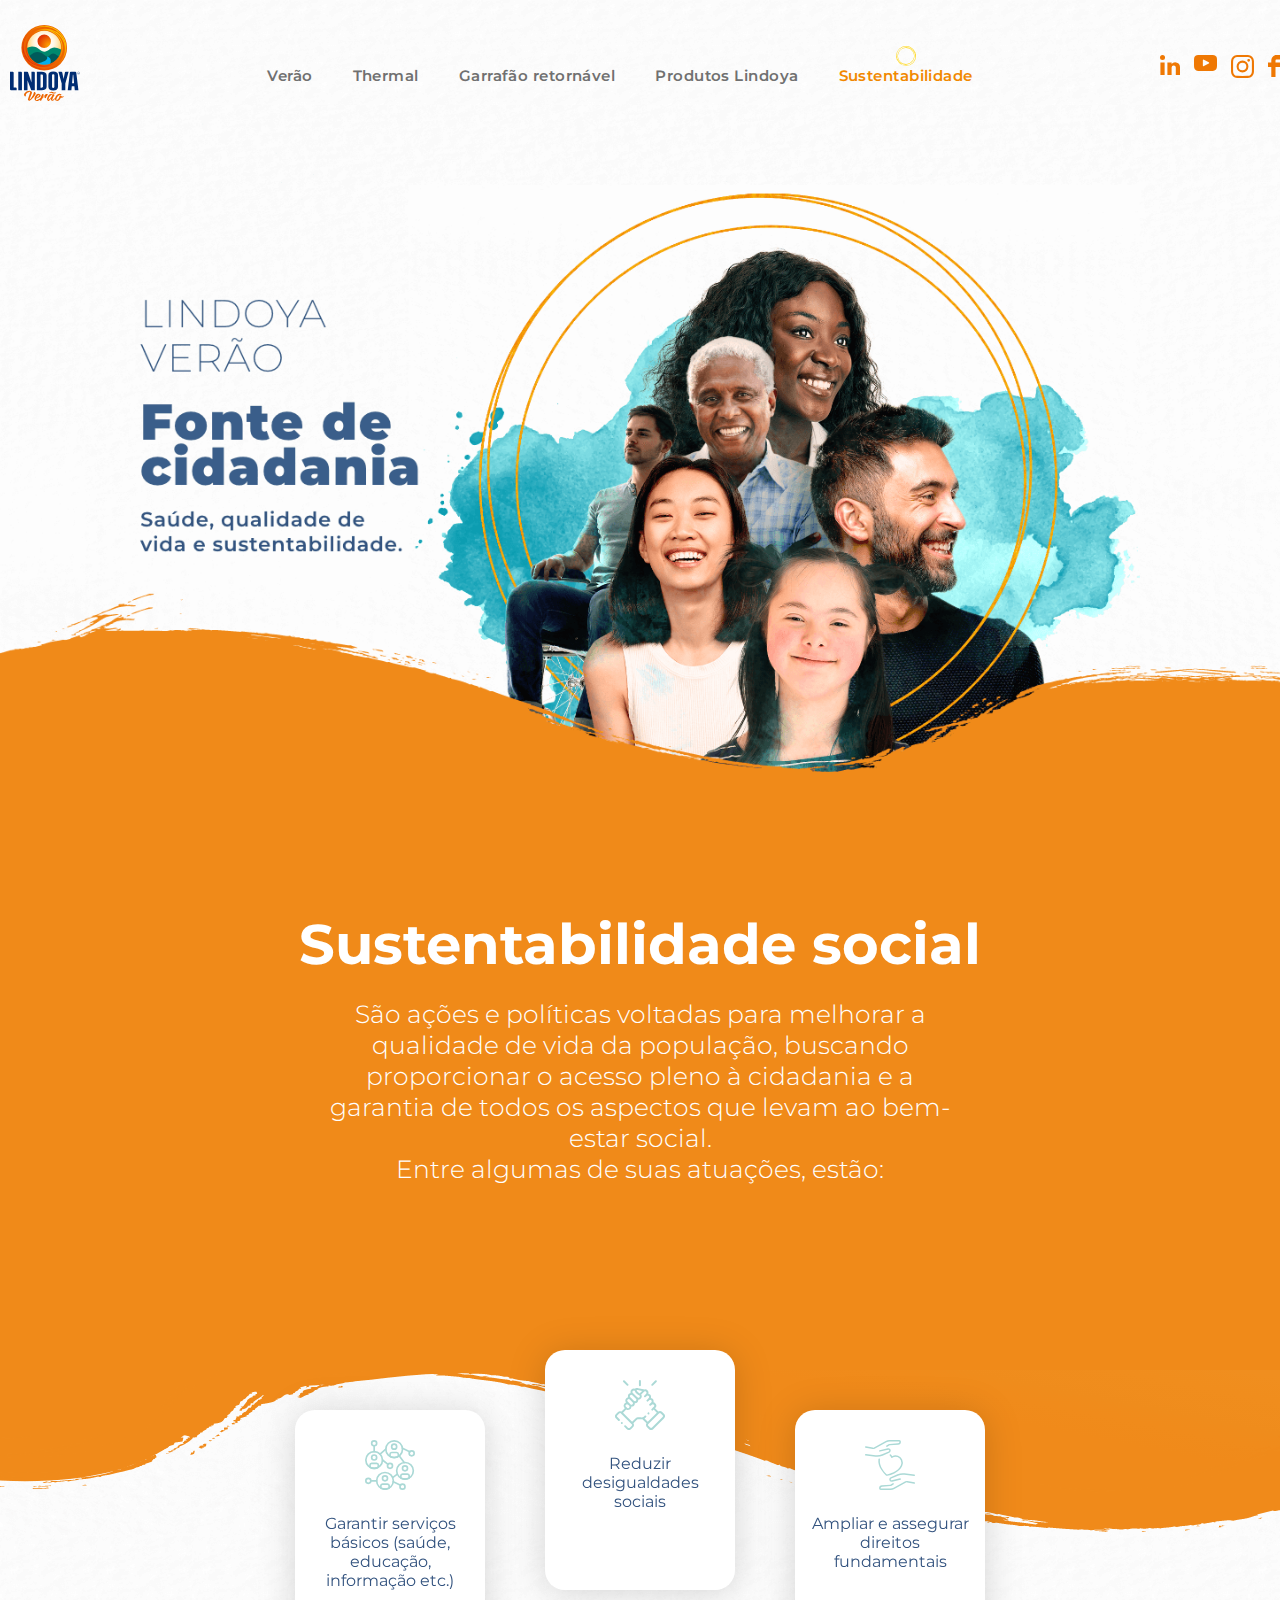
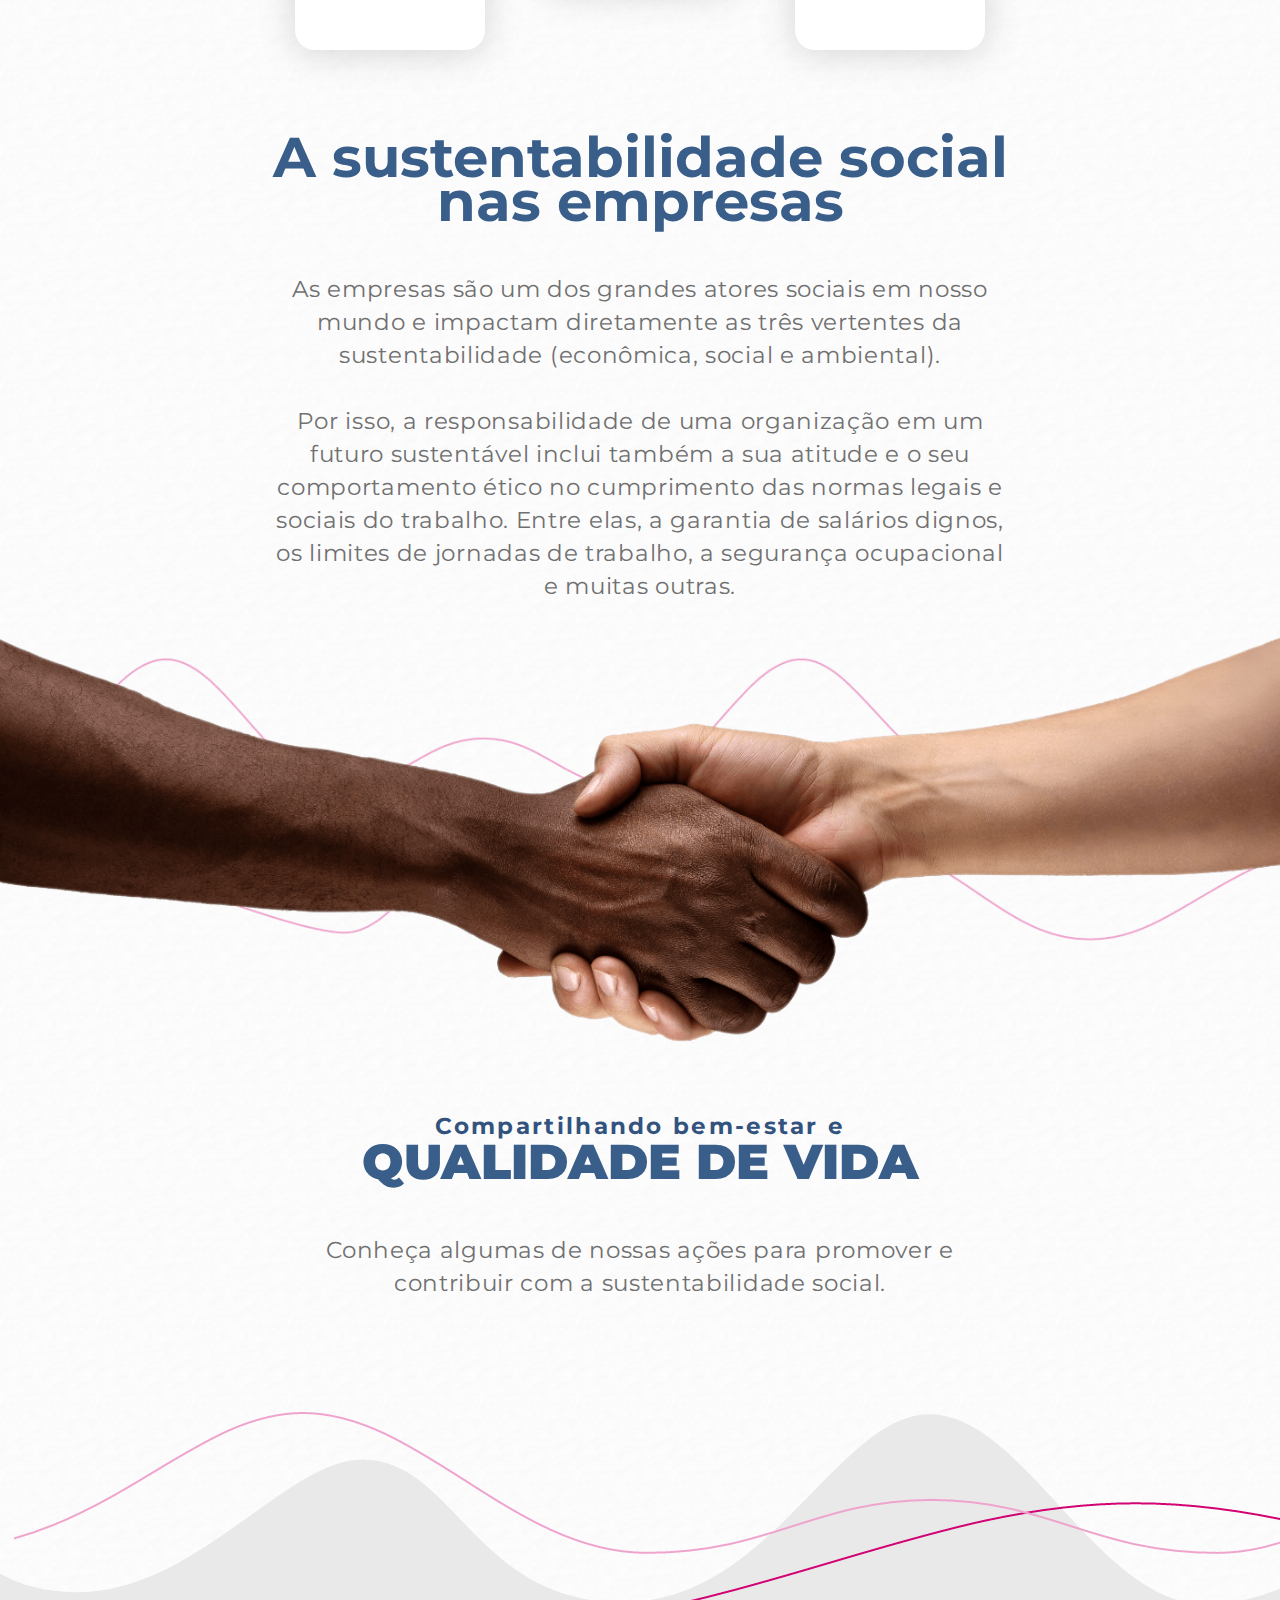
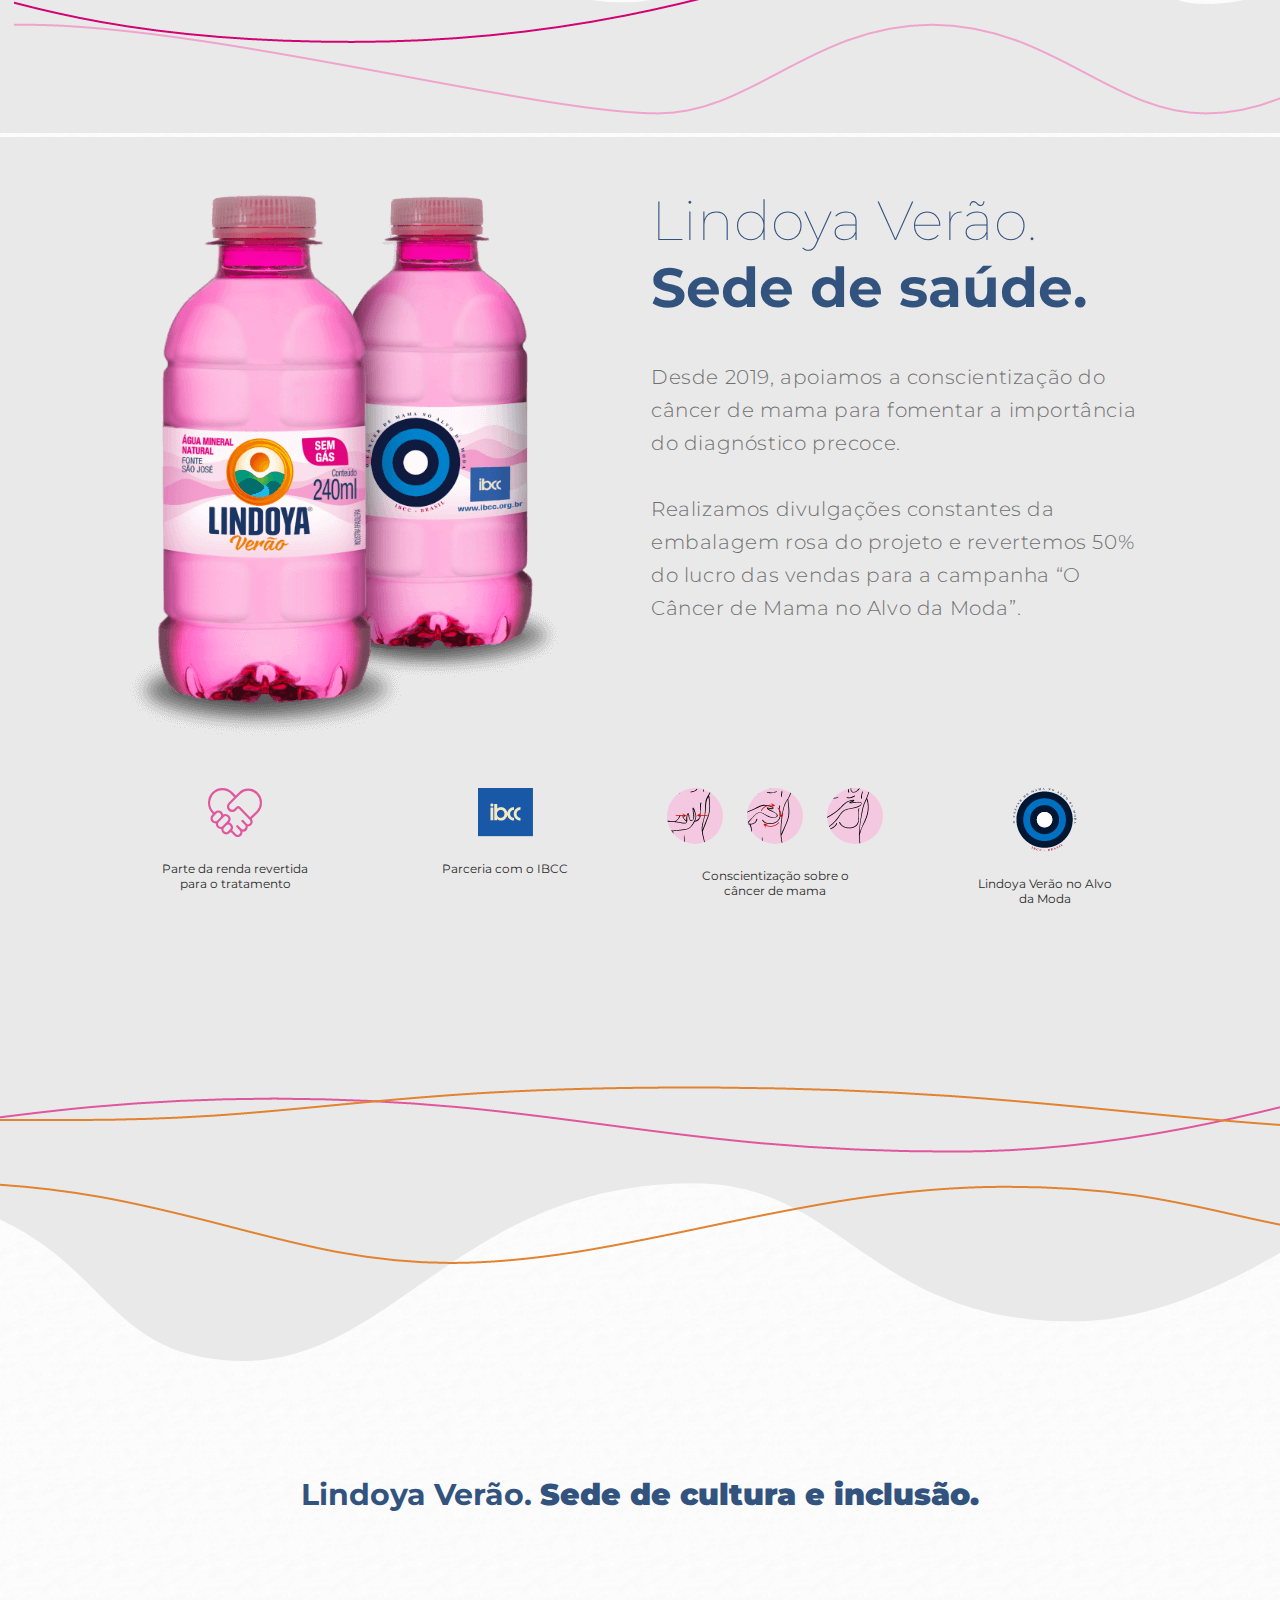
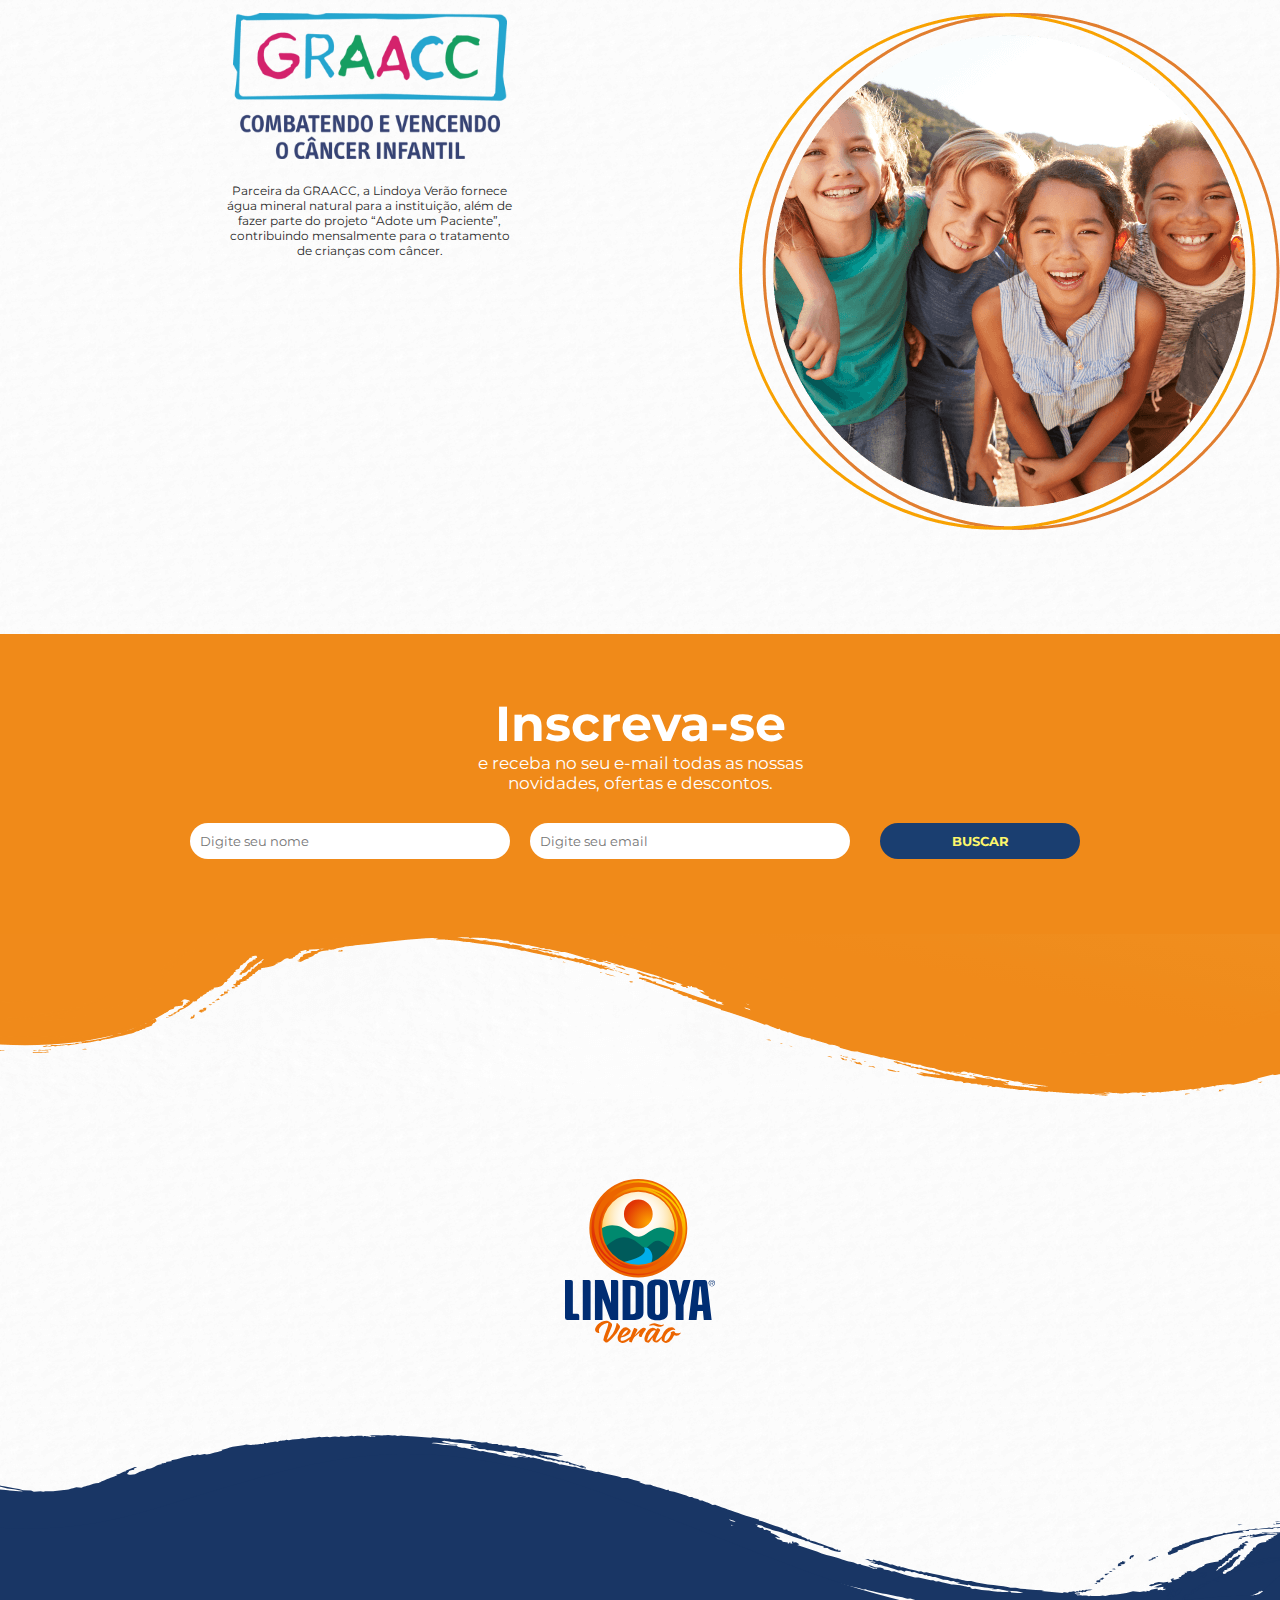
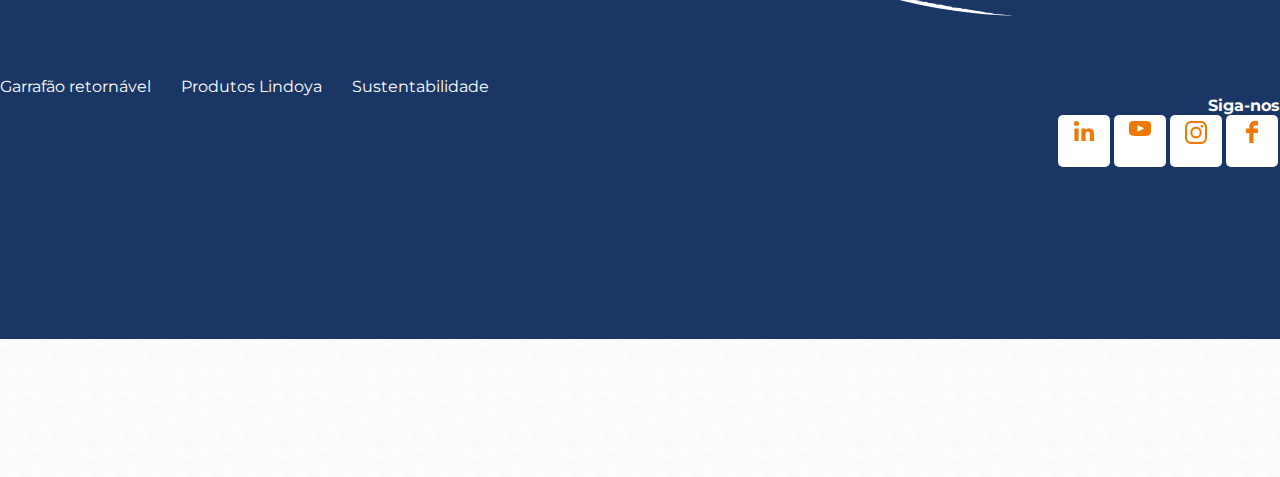
<file: index.html>
<!DOCTYPE html>
<html lang="en">
<head>
  <meta charset="UTF-8">
  <meta http-equiv="X-UA-Compatible" content="IE=edge">
  <meta name="viewport" content="width=device-width, initial-scale=1">
  <link rel="stylesheet" href="https://cdn.jsdelivr.net/npm/bootstrap@5.2.3/dist/css/bootstrap.min.css" integrity="sha384-rbsA2VBKQhggwzxH7pPCaAqO46MgnOM80zW1RWuH61DGLwZJEdK2Kadq2F9CUG65" crossorigin="anonymous">
  <script src="https://cdn.jsdelivr.net/npm/bootstrap@5.2.3/dist/js/bootstrap.min.js" integrity="sha384-cuYeSxntonz0PPNlHhBs68uyIAVpIIOZZ5JqeqvYYIcEL727kskC66kF92t6Xl2V" crossorigin="anonymous"></script>
  <script src="https://cdn.jsdelivr.net/npm/bootstrap@5.2.3/dist/js/bootstrap.bundle.min.js" integrity="sha384-kenU1KFdBIe4zVF0s0G1M5b4hcpxyD9F7jL+jjXkk+Q2h455rYXK/7HAuoJl+0I4" crossorigin="anonymous"></script>
  <link rel="stylesheet" href="https://cdnjs.cloudflare.com/ajax/libs/font-awesome/4.7.0/css/font-awesome.min.css">
  <link href="https://fonts.googleapis.com/css2?family=Montserrat:ital,wght@0,100;0,200;0,300;0,400;0,500;0,600;0,700;0,800;0,900;1,100;1,200;1,300;1,400;1,500;1,600;1,700;1,800;1,900&display=swap" rel="stylesheet">
  
  <link rel="stylesheet" href="./css/lindoya.css?v=5" />
  <script src="./js/lindoya.js"></script>
  <title>Lindoya Verão</title>
</head>
<body>
  <header class="container">
    <nav class="nav">
      <div class="nav__logo">
        <a href=""><img src="./assets/images/logo.svg" /></a>
      </div>
      <div class="nav__menu">
        <a href="http://versao.lindoyaverao.com.br/" class="nav__menu__link">Verão</a>
        <a href="http://thermal.lindoyaverao.com.br/" class="nav__menu__link">Thermal</a>
        <a href="http://retornavel.lindoyaverao.com.br/" class="nav__menu__link">Garrafão retornável</a>
        <a href="http://catalogo.lindoyaverao.com.br/" class="nav__menu__link">Produtos Lindoya</a>
        <a href="http://lindoyaverao.com.br/" class="nav__menu__link nav__menu__link--selected">Sustentabilidade</a>
      </div>
      <div class="nav__redes">
        <a target="_blank" href="https://www.linkedin.com/company/lindoyaverao/?originalSubdomain=br"><img src="./assets/images/linkedin.svg" /></a>
        <a target="_blank" href="https://www.youtube.com/channel/UCaHYIAtvMge3NKkOsTQIPzQ"><img src="./assets/images/youtube.svg" /></a>
        <a target="_blank" href="https://www.instagram.com/lindoyaverao/"><img src="./assets/images/instagran.svg" /></a>
        <a target="_blank" href="https://www.facebook.com/LindoyaVeraoOficial/"><img src="./assets/images/facebook.svg" /></a>
      </div>

      <div class="nav__mobile" id="nav__mobile">
        <img src="assets/images/menu-mobile.svg" />
      </div>
      <ul class="nav__mobile__list" id="nav__mobile__list">
        <li><a href="http://versao.lindoyaverao.com.br/" class="nav__menu__link">Verão</a></li>
        <li><a href="http://thermal.lindoyaverao.com.br/" class="nav__menu__link">Thermal</a></li>
        <li><a href="http://retornavel.lindoyaverao.com.br/" class="nav__menu__link nav__menu__link--selected">Garrafão retornável</a></li>
        <li><a href="http://catalogo.lindoyaverao.com.br/" class="nav__menu__link">Produtos Lindoya</a></li>
        <li><a href="http://lindoyaverao.com.br/" class="nav__menu__link">Sustentabilidade</a></li>
      </ul>
    </nav>
  </header>

  <section class="banner">
    <img class="img-fluid banner__desktop" src="assets/images/banner.png" />
    <img class="img-fluid banner__mobile" src="assets/images/banner_mobile.png" />
  </section>

  <section class="description">
      <div class="description__content">
        <div class="description__text">
          <div class="description__text__group">
            <h3 class="description__text__group--title">Sustentabilidade social</h3>
            <p class="description__text__group--desc">
              São ações e políticas voltadas para melhorar a
              qualidade de vida da população, buscando 
              proporcionar o acesso pleno à cidadania e a garantia de 
              todos os aspectos que levam ao bem-estar social.<br />
              Entre algumas de suas atuações, estão:
            </p>
          </div>
        </div>
      </div>
      <div class="description__boxs">
        <ul class="description__boxs__list">
          <li>
            <div class="description__boxs__list--item">
              <img src="assets/images/icon-server.svg" />
              <p>Garantir serviços básicos (saúde, educação, informação etc.) </p>
            </div>
          </li>
          <li>
            <div class="description__boxs__list--item description__boxs__list--item-center">
              <img src="assets/images/icon-hand.svg" />
              <p>Reduzir desigualdades sociais</p>
            </div>
          </li>
          <li>
            <div class="description__boxs__list--item">
              <img src="assets/images/icon-heart.svg" />
              <p>Ampliar e assegurar direitos fundamentais</p>
            </div>
          </li>
        </ul>
      </div>
    <div class="description__bottom"></div>
  </section>

  <section class="hands">
    <div class="hands__top">
      <h4 class="hands__top__title">A sustentabilidade social <br />nas empresas</h4>
      <p class="hands__top__description">
        As empresas são um dos grandes atores sociais em nosso<br /> 
        mundo e impactam diretamente as três vertentes da <br />
        sustentabilidade (econômica, social e ambiental).
        <br /><br />
        Por isso, a responsabilidade de uma organização em um<br /> 
        futuro sustentável inclui também a sua atitude e o seu<br /> 
        comportamento ético no cumprimento das normas legais e<br /> 
        sociais do trabalho. Entre elas, a garantia de salários dignos,<br />
        os limites de jornadas de trabalho, a segurança ocupacional<br />
        e muitas outras.
      </p>
    </div>
    <img class="img-fluid" src="assets/images/hands.png" />
    <div class="hands__bottom">
      <h5 class="hands__bottom__subtitle">Compartilhando bem-estar e</h5>
      <h4 class="hands__bottom__title">QUALIDADE DE VIDA</h4>
      <p class="hands__bottom__description">
        Conheça algumas de nossas ações para promover e<br /> 
        contribuir com a sustentabilidade social.
      </p>
    </div>
  </section>

  <section class="health">
    <div class="heath__top">
      <img class="img-fluid" src="assets/images/background-silver-top.png" />
    </div>
    <div class="content">
      <div class="container">
        <div class="health__contents">
          <img class="img-fluid container__image" src="assets/images/product_pink.png" />
          <div class="health__contents__description">
            <h3 class="health__contents__description__title">Lindoya Verão.</h3>
            <h3 class="health__contents__description__subtitle">Sede de saúde.</h3>
            <p class="health__contents__description__text">
              Desde 2019, apoiamos a conscientização do<br /> 
              câncer de mama para fomentar a importância<br /> 
              do diagnóstico precoce.
              <br /><br />
              Realizamos divulgações constantes da<br /> 
              embalagem rosa do projeto e revertemos 50% <br />
              do lucro das vendas para a campanha “O <br />
              Câncer de Mama no Alvo da Moda”. 
            </p>
          </div>
        </div>

        <ul class="health__contents__list">
          <li class="health__contents__list__item">
            <img src="assets/images/health-hand.svg" alt="">
            <p>Parte da renda revertida para o tratamento</p>
          </li>
          <li class="health__contents__list__item">
            <img src="assets/images/ibcc.png" alt="">
            <p>Parceria com o IBCC</p>
          </li>
          <li class="health__contents__list__item">
            <img src="assets/images/mama.png" alt="">
            <p>Conscientização sobre
              o câncer de mama</p>
          </li>
          <li class="health__contents__list__item">
            <img src="assets/images/moda.png" alt="">
            <p>Lindoya Verão no Alvo da Moda</p>
          </li>
        </ul>
      </div>
    </div>
    <div class="heath__bottom">
      <img class="img-fluid" src="assets/images/background-silver-bottom.png" />
    </div>
  </section>


  <section class="graacc">
    <div class="container">
      <h2 class="graacc__title">Lindoya Verão. <strong>Sede de cultura e inclusão.</strong></h2>
      <div class="graacc__content">
        <div class="graacc__content__description">
          <img src="assets/images/graacc.png" />
          <p>Parceira da GRAACC, a Lindoya Verão fornece
             água mineral natural para a instituição, além
             de fazer parte do projeto “Adote um Paciente”,
             contribuindo mensalmente para o tratamento 
             de crianças com câncer.</p>
        </div>
        <div class="graacc__content__image">
          <img class="img-fluid" src="assets/images/kids.png" />
        </div>
      </div>
    </div>
  </section>


  <section class="newsletter">
    <div class="container">
      <h1 class="newsletter__signup">Inscreva-se</h1>
      <p class="newsletter__description">e receba no seu e-mail todas as nossas<br /> novidades, ofertas e descontos.</p>
      <form class="newsletter__form" action="">
        <input type="text" placeholder="Digite seu nome">
        <input type="text" placeholder="Digite seu email">
        <button>BUSCAR</button>
      </form>
    </div>
    <div class="newsletter__bottom"></div>
  </section>

  <section class="logo">
    <img class="img-fluid" src="assets/images/logo.svg" />
  </section>

  <footer class="footer">
    <div class="container">
      <ul class="footer__links">
        <li><a href="http://retornavel.lindoyaverao.com.br/">Garrafão retornável</a></li>
        <li><a href="http://catalogo.lindoyaverao.com.br/">Produtos Lindoya</a></li>
        <li><a href="http://lindoyaverao.com.br/">Sustentabilidade</a></li>
      </ul>
      <div class="footer__networks">
        <h4 class="footer__networks__title">Siga-nos</h4>
        <ul class="footer__networks__list">
          <li><a target="_blank" href="https://www.linkedin.com/company/lindoyaverao/?originalSubdomain=br"><img src="./assets/images/linkedin.svg" /></a></li>
          <li><a target="_blank" href="https://www.youtube.com/channel/UCaHYIAtvMge3NKkOsTQIPzQ"><img src="./assets/images/youtube.svg" /></a></li>
          <li><a target="_blank" href="https://www.instagram.com/lindoyaverao/"><img src="./assets/images/instagran.svg" /></a></li>
          <li><a target="_blank" href="https://www.facebook.com/LindoyaVeraoOficial/"><img src="./assets/images/facebook.svg" /></a></li>
        </ul>
      </div>
    </div>
  </footer>

</body>
</html>
</file>
<file: css/lindoya.css>
*{
  margin:0;
  padding:0;
  font-family: 'Montserrat', Arial, Helvetica, sans-serif !important;
}
ul, ol, p{
  margin:0;
  padding:0;
}
body{
  background-image: url('../assets/images/background_top.png');
}
.nav{
  padding-top: 25px;
  display: flex;
  justify-content: space-between
}
.nav .nav__logo{
  margin-left:10px;
}
.nav__redes{
  display: flex;
  justify-content: space-between;
  width: 120px;
  align-items: center;
}
.nav__redes a{
  height: 30px;
  font-weight: bold;
  padding-top:10px;
}

.nav__menu{
  display: flex;
  align-items: center;
}
.nav__menu .nav__menu__link{
  margin-left:20px;
  margin-right: 20px;
  font-weight: bold;
  text-decoration: none;
  font-weight: 600;
  font-size: 15px;
  letter-spacing: 0.03em;
  text-align: left;
  color: #707070;
  padding-top:20px;
}
.nav__menu .nav__menu__link--selected{
  font-weight: 600;
  font-size: 15px;
  letter-spacing: 0.03em;
  color: #f18800;
  text-align: center;
  background-image: url('../assets/images/detail_link.svg');
  background-repeat: no-repeat;
  background-position: center top;
  background-size: 20px;;
}
.nav .nav__mobile{
  display: none;
}
.nav .nav__mobile__list{
  z-index: 999;
  position: absolute;
  top:0;
  left:0;
  width: 100%;
  background-color: #FFF;
  margin-top:80px;
  text-align: center;
  list-style: none;
  background-image: url('../assets/images/background_top.png');
  height: 0px;
  overflow: hidden;
  transition: .5s;
}
.nav .nav__mobile__list li a{
  line-height: 70px;
  text-decoration: none;
  text-transform: uppercase;
  font-weight: bold;
  color:#f18800
}
.nav .nav__mobile__list__open{
  height: 280px;
  transition: .5s;
}
@media screen and (max-width: 1000px) {
  .nav .nav__redes{
    display: none;
  }
}
@media screen and (max-width: 800px) {
  .nav .nav__menu{
    display: none;
  }
  .nav .nav__mobile{
    display: block;
    margin-right: 20px;;
    margin-top:10px;
    cursor: pointer;
  }
}

.banner{
  text-align: center;
  text-align: center;
  position: relative;
}
.banner__desktop{
  display: block;
}
.banner__mobile{
  display: none;
}
.banner img{
  object-fit: cover;
  min-height: 85vh;
  width: 100%
}
.banner .banner_details{
  position: absolute;
  z-index: 1;
  left:0;
  bottom: 0;
  width: 100%;
}
.description .description__content{
  background: #F08A19;
  display: flex;
  justify-content: center
}
@media screen and (max-width: 800px) {
  .description .description__content{
    flex-direction: column;
  }
}
.description .description__top{
  background-image: url('../assets/images/detail-orange-top.png');
  height: 165px;
}
.description .description__bottom{
  background-image: url('../assets/images/detail-orange-bottom.png');
  height: 165px;
}
.description__product{
  width: 100%;
  text-align: right;
}
@media screen and (max-width: 800px) {
  .description__product{
    text-align: center;
  }
  .description__product img{
    width: 300px;
  }
}
.description__text{
  width: 100%;
  height:500px;
}
.description__text__group{
  margin-top:40px;
  display: flex;
  flex-direction: column;
  justify-content: center;
}
.description__text__group--title{
  font-size:42pt;
  text-align: left;
  color: #fff;
  font-weight: bold;
  text-align: center;
  font-weight: bold !important;
}
.description__text__group--sub-title{
  font-size:1.2vw;
  letter-spacing: 0.03em;
  text-align: left;
  color: #fff;
  text-transform: uppercase;
  margin-top:20px;
}
.description__text__group--desc{
  font-weight: 700;
  font-size:19pt;
  text-align: left;
  color: #fff;
  margin-top:20px;
  font-weight: 300;
  text-align: center;
  padding:0 25%;
}
.control-image-mobile{
  display: none;
  margin-top:-200px;
  margin: auto;
}
.description .description__boxs{
  position: absolute;
  width: 100%;
  margin-top: 40px;;
}
.description .description__boxs .description__boxs__list{
  display: flex;
  list-style: none;
  justify-content: center;
  padding: 0 !important;
}
.description .description__boxs .description__boxs__list ul{
  padding: 0 !important;
}
.description .description__boxs .description__boxs__list .description__boxs__list--item{
  width:190px;
  height: 210px;
  background-color: #FFF;
  border-radius: 20px;
  filter: drop-shadow(0px 3px 18px rgba(0, 0, 0, 0.158));
  text-align: center;
  color: #33537F;
  font-size:12pt;
  padding-top: 30px;;
  margin-left: 30px;;
  margin-right: 30px;;
}
.description .description__boxs .description__boxs__list .description__boxs__list--item-center{
  margin-top:-60px;
}

.description .description__boxs .description__boxs__list .description__boxs__list--item p{
  padding: 10px;;
  margin-top:10px;
}
.description .description__boxs .description__boxs__list .description__boxs__list--item img{
  width: 50px;
  height: 50px;;
}
@media screen and (max-width: 800px) {
  .description .description__boxs__list{
    flex-direction: column;
    align-items: center;
    margin-top:-100px;
  }
  .description .description__boxs .description__boxs__list .description__boxs__list--item-center{
    margin-top:0px;
  }
  .description .description__boxs .description__boxs__list .description__boxs__list--item{
    margin-top:10px;
  }
  .hands{
    margin-top:450px !important;
  }

  .hands .hands__top .hands__top__description{
    padding:0 20px;
    font-weight: 200;
  }
  .hands .hands__bottom__description{
    padding:0 20px;
    font-weight: 200;
  }
}

@media screen and (max-width: 800px) {
  .description__text__group{
    width: 100%;
  }
  .description__text__group--title{
    width: 100%;
    text-align: center;
    font-size:16pt;
  }
  .description__text__group--sub-title{
    font-size:16pt;
    text-align: center;
  }
  .description__text__group--desc{
    font-size:12pt;
    text-align: center;
    padding: 0 40px;
  }
  .control-image-mobile{
    display: block;
  }
  .control-image{
    display: none;
  }
}

.control{
  text-align: center;
}
.control img{
  margin-top:-65px;
  padding:0 20px;
}

.footer{
  background-image: url('../assets/images/rodape.svg');
  background-repeat: repeat-x;
  height:400px;
  padding-top:250px;
}
.footer__networks{
  text-align: right;
}
.footer__networks .footer__networks__list{
  display: flex;
  list-style: none;
  padding:0;
  justify-content: flex-end;
}
.footer__networks .footer__networks__title{
  color:#FFF;
}
.footer__networks .footer__networks__list li{
  text-align: center;
  width: 40px;
  height: 40px;
  padding:6px;
  background-color: #FFF;
  margin-left:2px;
  margin-right: 2px;;
  border-radius: 5px;;
  

}
.footer__networks .footer__networks__list li a{
  width: 50px;
  height: 50px;
}
.footer .footer__links{
  list-style: none;
  padding: 0;
  display: flex;
}

.footer .footer__links li a{
  color:#FFF !important;
  text-decoration:  none;
  margin-right: 30px;
}
.footer .footer__links li a:hover{
  text-decoration: underline;
}

.hands{
  text-align: center;
  margin-top:200px;
}
.hands img{
  width: 100%;
}

.hands .hands__top{
  margin-top:100px;
}

.hands .hands__top .hands__top__title{
  font-size: 42pt;
  font-weight: bold;
  line-height: 44px;
  text-align: center;
  color: #3a5e8a;
}
.hands .hands__top .hands__top__description{
  font-family: Montserrat;
  font-size: 23px;
  letter-spacing: 0.03em;
  line-height: 33px;
  text-align: center;
  color: #707070;
  margin-top:50px;
}

.hands .hands__bottom .hands__bottom__subtitle{
  font-family: Montserrat;
  font-size: 23px;
  letter-spacing: 0.1em;
  line-height: 28px;
  text-align: center;
  color: #33537f;
  margin-top:50px;
}

.hands .hands__bottom .hands__bottom__title{
  font-family: Montserrat;
  font-weight: 900;
  font-size: 49px;
  line-height: 44px;
  text-align: center;
  color: #3a5e8a;

}

.hands .hands__bottom .hands__bottom__description{
  font-family: Montserrat;
  font-size: 23px;
  letter-spacing: 0.03em;
  line-height: 33px;
  text-align: center;
  color: #707070;
  margin-top:50px;
  margin-bottom:50px;
}
.health{
  
}
.health .content{
  background-color: #E9E9E9;
}
.health .health__contents{
  display: flex;
  margin: 0;
}
.health .health__contents img{
  height: auto !important;
}
.health .health__contents .health__contents__description{
  margin-top:50px;
}
.health .health__contents .health__contents__description .health__contents__description__title{
  font-size: 55px;
  color: #33537f;
  font-weight: lighter;
}

.health .health__contents .health__contents__description .health__contents__description__subtitle{
  font-weight: bold;
  font-size: 55px;
  color: #33537f;
}

.health .health__contents .health__contents__description .health__contents__description__text{
  font-family: Montserrat;
  font-weight: 300;
  margin-top:40px;
  font-size: 20px;
  letter-spacing: 0.03em;
  line-height: 33px;
  text-align: left;
  color: #707070; 
}

.health .health__contents__list{
  padding: 0;
  list-style: none;
  display: flex;
  justify-content: space-around;
  padding: 0 100px;
  padding-bottom: 100px;
}
.health .health__contents__list .health__contents__list__item{
  text-align: center;
  width: 250px;
}
.health .health__contents__list .health__contents__list__item p{
  font-size: 12px;
  text-align: center;
  color: #292929;
  margin-top:20px;
  padding:0 50px;
}


@media screen and (max-width: 800px) {
  .health .health__contents{
    flex-direction: column;
  }
  .health .health__contents img{
    height:500px;
  }
  .health .health__contents__description{
    text-align: center;
  }
  .health .health__contents__description__text{
    text-align: center !important;
  }
  .health .health__contents__list{
    flex-direction: column;
    margin-top:40px;
  }

  .health .health__contents__list .health__contents__list__item{
    margin-top:80px;
  }
}

.graacc{
  text-align: center;
  padding:100px 0px;
}
.graacc .graacc__title{
  font-size: 30px;
  text-align: center;
  color: #33537f;
  margin-bottom: 100px;
}
.graacc .graacc__content{
  display: flex;
  width: 100%;
}

.graacc .graacc__content .graacc__content__description{
  width: 100%;
  padding-top: 120px;
  padding:0 14em;
}
.graacc .graacc__content .graacc__content__description p{
  font-size: 12px;
  text-align: center;
  color: #292929;
  margin-top:20px;
}

.graacc .graacc__content .graacc__content__image{
  width: 100%;
}


@media screen and (max-width: 800px) {
  .graacc .graacc__title{
    padding:0 30px;
  }
  .graacc .graacc__content .graacc__content__description {
    padding-top: 0px;
  }
  .graacc .graacc__content{
    flex-direction: column;
  }
  .graacc .graacc__content__image{
    margin-top:100px;
  }
  .hands__top .hands__top__title{
    font-size: 25pt !important;
  }
  .health__contents__description__subtitle{
    font-size: 25pt !important;
  }
}

.newsletter{
  background-color: #F08A19;
}
.newsletter .container{
  height:300px;
}
.newsletter .newsletter__bottom{
  background-image: url('../assets/images/detail-orange-bottom.png');
  height: 165px;
}
.newsletter .newsletter__signup{
  font-size: 49px;
  font-weight: bold;
  text-align: center;
  color: #fff;
  padding-top:60px;
}
.newsletter .newsletter__description{
  font-size: 17px;
  text-align: center;
  color: #fff;
}
.newsletter .newsletter__form{
  display: flex;
  justify-content: center;
  margin-top:30px
}
.newsletter .newsletter__form input{
  border-radius: 9999px;
  border:0;
  padding:10px;
  margin-left:10px;
  margin-right:10px;
  width: 300px;;
}
.newsletter .newsletter__form button{
  border-radius: 9999px;
  border:0;
  padding:10px;
  margin-left:20px;
  margin-right:20px;
  background-color: #1A3E70;
  width: 200px;
  font-weight: bold;
  color:#FDF66B;
  
}

@media screen and (max-width: 800px) {
  .newsletter .newsletter__form{
    flex-direction: column;
    align-items: center;
  }
  .newsletter .newsletter__form input{
    margin-top:20px;
    margin-bottom:20px;
  }
  .newsletter .container{
    height: 460px;
  }
  .banner__desktop{
    display: none;
  }
  .banner__mobile{
    display: block;
  }

  .description__text__group--title{
    margin-top:10px;
    font-size:24pt;
    padding: 10px;
  }
  .description__text__group--desc{
    font-weight: 500;
    padding:0 3em;
    margin-top:10px;
  }
  .description__boxs__list{
    margin-top:-150px !important;
  }
  .description__boxs__list .description__boxs__list--item{
    width: 250px !important;
    margin-top:30px !important;
  }
  .description__boxs__list .description__boxs__list--item img{
    width: 60px !important;
    height: 60px !important;
  }

  .hands .hands__top .hands__top__title{
    margin-top:500px;
    font-size: 30pt !important;
    padding: 20px;
    padding-bottom: 0;
  }
  .hands .hands__top .hands__top__description{
    font-size: 16pt !important;
    padding:15px;
    font-weight: 400;
  }

  .hands__bottom{
    display: none;
  }

  .health .content{
    margin-top:-1px;
  }
  .health .container__image{
    height: auto !important;
  }
  .health .health__contents__description__title{
    padding:0 20px;
  }
  .health .health__contents__description__subtitle{
    text-transform: uppercase;
    font-size: 35pt !important;
    padding:0 20px;
  }
  .health .health__contents__description__text{
    font-size: 16pt !important;
    padding:20px !important;
    font-weight: 400 !important;
  }
  .health .health__contents__list{
    padding: 0;
  }
  .health .health__contents__list__item{
    margin:10px 0 !important;
    width: 100% !important;
  }
  .graacc .graacc__title{
    font-weight: 300;
    padding: 40px;
  }
  .graacc .graacc__title strong{
    font-weight: 600;
  }
  .graacc .graacc__content{
    margin-top:-50px !important;
  }
  .graacc .graacc__content__description p{
    font-size: 14pt !important;
    text-align: justify;
    padding:20px !important;
    font-weight: 400 !important;
    color:#707070 !important
  }
  .graacc .graacc__content__description{
    padding: 0 !important;
  }
  .graacc .graacc__content__image{
    width: 80% !important;
    margin: auto;
    margin-top: 40px;
  }

  .newsletter__description{
    font-weight: lighter;
  }
  .newsletter__form input{
    text-align: center !important;
  }

  .health .health__contents .health__contents__description{
    margin-top:0px;
  }

  .footer{
    padding-top: 70px;
    height:500px;
  }
  .footer__links{
    flex-direction: column;
    margin-top:10px !important;
  }
  .footer__links li{
    border-bottom: 1px solid #33537F;
    line-height: 70px;
    text-align: center;
  }
  .footer__networks{
    margin-top:30px;
    text-align: center;
  }
  .footer__networks__list{
    justify-content: center !important
  }

  .footer .footer__links li a{
    color:#FFF !important;
    text-decoration:  none;
    margin-right: 0px;
  }

  .banner img{
    object-fit:contain;
    min-height: auto;
    width: auto
  }
}

.logo{
  text-align: center;
  padding:80px 0;
}
.logo img{
  margin: auto;
  width: 150px;
}
</file>
